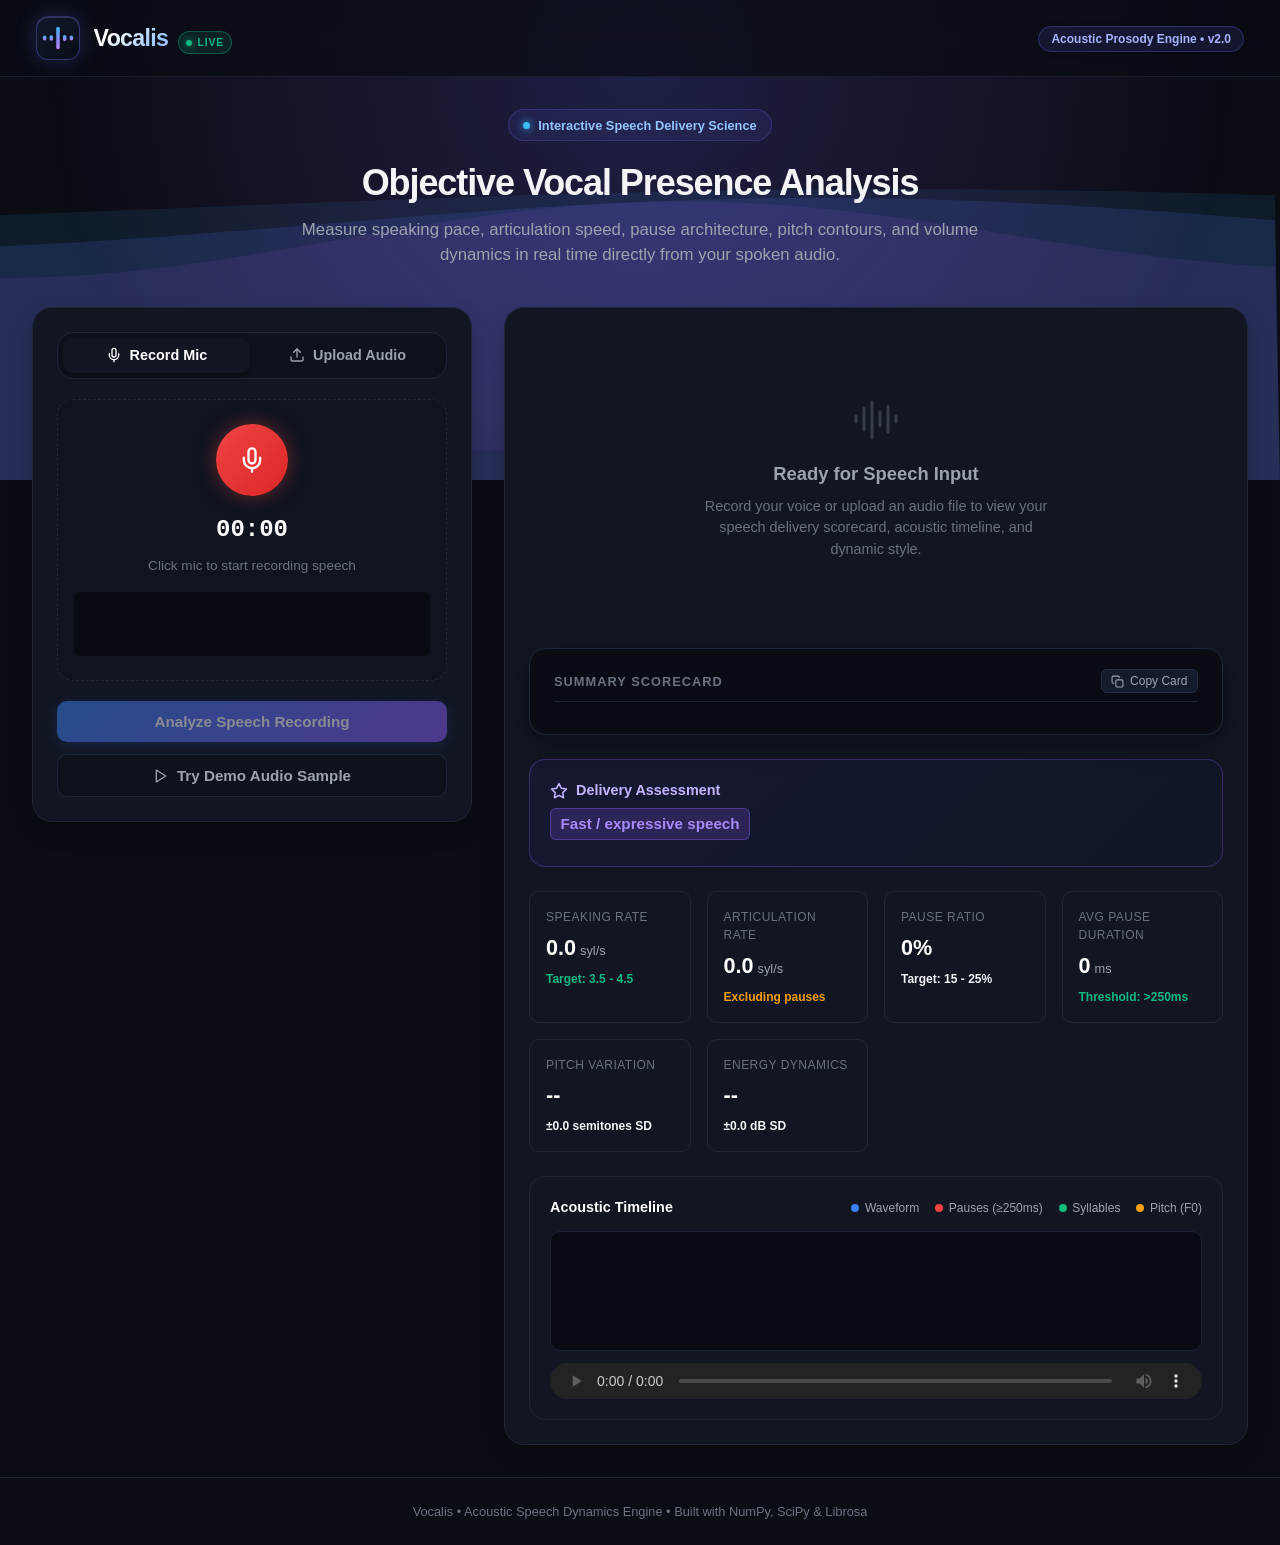
<file: frontend/index.html>
<!DOCTYPE html>
<html lang="en">
<head>
  <meta charset="UTF-8">
  <meta name="viewport" content="width=device-width, initial-scale=1.0">
  <title>Vocalis - Speech Delivery & Dynamics Analyzer</title>
  <link rel="stylesheet" href="css/styles.css">
  <link rel="icon" href="data:image/svg+xml,<svg xmlns=%22http://www.w3.org/2000/svg%22 viewBox=%220%22%200%22%20100%22%20100%22><text y=%22.9em%22 font-size=%2290%22>🎙️</text></svg>">
</head>
  <canvas id="ambient-waves-canvas" class="ambient-waves-canvas"></canvas>
  <div class="ambient-glow"></div>

  <header>
    <a href="#" onclick="return false;" class="logo">
      <div class="live-logo-box">
        <canvas id="logo-live-canvas" width="42" height="42"></canvas>
      </div>
      <div class="logo-info">
        <span class="logo-text">Vocalis</span>
        <div class="live-tag">
          <span class="live-beacon"></span>
          <span>LIVE</span>
        </div>
      </div>
    </a>
    <div class="header-actions">
      <span class="badge">Acoustic Prosody Engine • v2.0</span>
    </div>
  </header>

  <main>
    <section class="hero">
      <div class="hero-chip">
        <span class="hero-chip-dot"></span>
        Interactive Speech Delivery Science
      </div>
      <h1>Objective Vocal Presence Analysis</h1>
      <p>Measure speaking pace, articulation speed, pause architecture, pitch contours, and volume dynamics in real time directly from your spoken audio.</p>
    </section>

    <div class="grid-layout">
      <!-- Input Column -->
      <div class="input-column">
        <div class="card">
          <div class="tabs">
            <button class="tab-btn active" id="tab-record-btn" onclick="switchTab('record')">
              <svg width="16" height="16" viewBox="0 0 24 24" fill="none" stroke="currentColor" stroke-width="2" stroke-linecap="round" stroke-linejoin="round">
                <path d="M12 2a3 3 0 0 0-3 3v7a3 3 0 0 0 6 0V5a3 3 0 0 0-3-3Z"/>
                <path d="M19 10v2a7 7 0 0 1-14 0v-2"/>
                <line x1="12" y1="19" x2="12" y2="22"/>
              </svg>
              Record Mic
            </button>
            <button class="tab-btn" id="tab-upload-btn" onclick="switchTab('upload')">
              <svg width="16" height="16" viewBox="0 0 24 24" fill="none" stroke="currentColor" stroke-width="2" stroke-linecap="round" stroke-linejoin="round">
                <path d="M21 15v4a2 2 0 0 1-2 2H5a2 2 0 0 1-2-2v-4"/>
                <polyline points="17 8 12 3 7 8"/>
                <line x1="12" y1="3" x2="12" y2="15"/>
              </svg>
              Upload Audio
            </button>
          </div>

          <!-- Tab 1: Live Recording -->
          <div class="tab-panel active" id="panel-record">
            <div class="recorder-box">
              <button class="record-btn" id="record-toggle-btn" title="Click to start recording">
                <svg id="mic-icon" width="28" height="28" viewBox="0 0 24 24" fill="none" stroke="currentColor" stroke-width="2" stroke-linecap="round" stroke-linejoin="round">
                  <path d="M12 2a3 3 0 0 0-3 3v7a3 3 0 0 0 6 0V5a3 3 0 0 0-3-3Z"/>
                  <path d="M19 10v2a7 7 0 0 1-14 0v-2"/>
                  <line x1="12" y1="19" x2="12" y2="22"/>
                </svg>
                <svg id="stop-icon" width="26" height="26" viewBox="0 0 24 24" fill="currentColor" style="display: none;">
                  <rect x="6" y="6" width="12" height="12" rx="2" />
                </svg>
              </button>
              <div class="record-timer" id="record-timer">00:00</div>
              <div class="record-status" id="record-status">Click mic to start recording speech</div>
              <canvas class="visualizer-canvas" id="live-visualizer"></canvas>
            </div>
            <button class="btn btn-primary" id="analyze-recorded-btn" disabled>
              Analyze Speech Recording
            </button>
          </div>

          <!-- Tab 2: Upload File -->
          <div class="tab-panel" id="panel-upload">
            <div class="dropzone" id="dropzone">
              <input type="file" id="audio-file-input" accept="audio/*,.wav,.mp3,.m4a,.ogg,.flac" style="display: none;">
              <svg width="40" height="40" viewBox="0 0 24 24" fill="none" stroke="currentColor" stroke-width="1.7" stroke-linecap="round" stroke-linejoin="round">
                <path d="M4 14.899A7 7 0 1 1 15.71 8h1.79a4.5 4.5 0 0 1 2.5 8.242"/>
                <path d="M12 12v9"/>
                <path d="m16 16-4-4-4 4"/>
              </svg>
              <p>Drag and drop audio file here</p>
              <span>Supports WAV, MP3, M4A, OGG, FLAC</span>
              <div class="file-selected" id="file-selected-info"></div>
            </div>
            <button class="btn btn-primary" id="analyze-upload-btn" disabled>
              Analyze Audio File
            </button>
          </div>

          <!-- Demo Button -->
          <button class="btn btn-ghost" id="try-sample-btn">
            <svg width="16" height="16" viewBox="0 0 24 24" fill="none" stroke="currentColor" stroke-width="2" stroke-linecap="round" stroke-linejoin="round">
              <polygon points="5 3 19 12 5 21 5 3"/>
            </svg>
            Try Demo Audio Sample
          </button>
        </div>
      </div>

      <!-- Results Column -->
      <div class="results-column">
        <div class="card results-container" id="results-card">
          <!-- Empty State -->
          <div class="empty-state" id="empty-state">
            <svg width="48" height="48" viewBox="0 0 24 24" fill="none" stroke="currentColor" stroke-width="1.5" stroke-linecap="round" stroke-linejoin="round">
              <path d="M2 10v3"/>
              <path d="M6 6v11"/>
              <path d="M10 3v18"/>
              <path d="M14 8v7"/>
              <path d="M18 5v13"/>
              <path d="M22 10v3"/>
            </svg>
            <h3>Ready for Speech Input</h3>
            <p>Record your voice or upload an audio file to view your speech delivery scorecard, acoustic timeline, and dynamic style.</p>
          </div>

          <!-- Loading State -->
          <div class="empty-state" id="loading-state" style="display: none;">
            <div class="spinner"></div>
            <h3 style="margin-top: 1rem;">Analyzing Acoustic Prosody...</h3>
            <p>Calculating syllable peaks, pause intervals, pitch variance, and energy dynamics.</p>
          </div>

          <!-- Content Results (Hidden initially) -->
          <div id="results-content" style="display: none; display: flex; flex-direction: column; gap: 1.5rem;">
            <!-- Output ASCII Card -->
            <div class="ascii-card-box">
              <div class="ascii-header">
                <span class="ascii-title">Summary Scorecard</span>
                <button class="copy-btn" id="copy-card-btn" onclick="copyCardText()">
                  <svg width="13" height="13" viewBox="0 0 24 24" fill="none" stroke="currentColor" stroke-width="2" stroke-linecap="round" stroke-linejoin="round">
                    <rect x="9" y="9" width="13" height="13" rx="2" ry="2"/>
                    <path d="M5 15H4a2 2 0 0 1-2-2V4a2 2 0 0 1 2-2h9a2 2 0 0 1 2 2v1"/>
                  </svg>
                  <span id="copy-btn-text">Copy Card</span>
                </button>
              </div>
              <pre class="ascii-content" id="ascii-card-text"></pre>
            </div>

            <!-- Style & Coaching Card -->
            <div class="coach-card">
              <div class="coach-header">
                <svg width="18" height="18" viewBox="0 0 24 24" fill="none" stroke="currentColor" stroke-width="2" stroke-linecap="round" stroke-linejoin="round">
                  <polygon points="12 2 15.09 8.26 22 9.27 17 14.14 18.18 21.02 12 17.77 5.82 21.02 7 14.14 2 9.27 8.91 8.26 12 2"/>
                </svg>
                Delivery Assessment
              </div>
              <div class="coach-style-badge" id="coach-style-badge">Fast / expressive speech</div>
              <p class="coach-text" id="coach-style-desc"></p>
            </div>

            <!-- Metrics Breakdown Grid -->
            <div class="metrics-row">
              <div class="metric-pill">
                <span class="metric-label">Speaking Rate</span>
                <div class="metric-value">
                  <span id="m-speaking-rate">0.0</span>
                  <span class="metric-unit">syl/s</span>
                </div>
                <span class="metric-status status-optimal" id="m-speaking-rate-status">Target: 3.5 - 4.5</span>
              </div>

              <div class="metric-pill">
                <span class="metric-label">Articulation Rate</span>
                <div class="metric-value">
                  <span id="m-articulation-rate">0.0</span>
                  <span class="metric-unit">syl/s</span>
                </div>
                <span class="metric-status status-moderate">Excluding pauses</span>
              </div>

              <div class="metric-pill">
                <span class="metric-label">Pause Ratio</span>
                <div class="metric-value">
                  <span id="m-pause-ratio">0%</span>
                </div>
                <span class="metric-status" id="m-pause-ratio-status">Target: 15 - 25%</span>
              </div>

              <div class="metric-pill">
                <span class="metric-label">Avg Pause Duration</span>
                <div class="metric-value">
                  <span id="m-avg-pause">0</span>
                  <span class="metric-unit">ms</span>
                </div>
                <span class="metric-status status-optimal">Threshold: &gt;250ms</span>
              </div>

              <div class="metric-pill">
                <span class="metric-label">Pitch Variation</span>
                <div class="metric-value">
                  <span id="m-pitch-label">--</span>
                </div>
                <span class="metric-status" id="m-pitch-sd">±0.0 semitones SD</span>
              </div>

              <div class="metric-pill">
                <span class="metric-label">Energy Dynamics</span>
                <div class="metric-value">
                  <span id="m-energy-label">--</span>
                </div>
                <span class="metric-status" id="m-energy-sd">±0.0 dB SD</span>
              </div>
            </div>

            <!-- Timeline & Visual Waveform -->
            <div class="timeline-card">
              <div class="timeline-header">
                <h4 style="font-size: 0.9rem; font-weight: 700; color: #fff;">Acoustic Timeline</h4>
                <div class="timeline-legend">
                  <div class="legend-item">
                    <span class="legend-dot" style="background: #3b82f6;"></span> Waveform
                  </div>
                  <div class="legend-item">
                    <span class="legend-dot" style="background: #ef4444;"></span> Pauses (&ge;250ms)
                  </div>
                  <div class="legend-item">
                    <span class="legend-dot" style="background: #10b981;"></span> Syllables
                  </div>
                  <div class="legend-item">
                    <span class="legend-dot" style="background: #f59e0b;"></span> Pitch (F0)
                  </div>
                </div>
              </div>

              <canvas class="timeline-canvas" id="timeline-canvas"></canvas>

              <div class="audio-player-container">
                <audio id="audio-player" controls></audio>
              </div>
            </div>
          </div>
        </div>
      </div>
    </div>
  </main>

  <footer>
    <p>Vocalis • Acoustic Speech Dynamics Engine • Built with NumPy, SciPy & Librosa</p>
  </footer>

  <script src="js/app.js"></script>
</body>
</html>
</file>
<file: frontend/css/styles.css>
:root {
  --bg-primary: #0a0d14;
  --bg-card: #111622;
  --bg-card-hover: #161d2e;
  --bg-input: #0e121c;
  --border-color: #1e2638;
  --border-focus: #3b82f6;
  --text-primary: #f3f4f6;
  --text-secondary: #9ca3af;
  --text-muted: #6b7280;
  
  --accent-blue: #3b82f6;
  --accent-purple: #8b5cf6;
  --accent-emerald: #10b981;
  --accent-amber: #f59e0b;
  --accent-rose: #f43f5e;
  
  --radius-sm: 6px;
  --radius-md: 10px;
  --radius-lg: 16px;
  --radius-xl: 20px;
  
  --font-sans: -apple-system, BlinkMacSystemFont, "Segoe UI", Roboto, "Helvetica Neue", Arial, sans-serif;
  --font-mono: ui-monospace, SFMono-Regular, Menlo, Monaco, Consolas, "Liberation Mono", "Courier New", monospace;
}

* {
  box-sizing: border-box;
  margin: 0;
  padding: 0;
}

body {
  font-family: var(--font-sans);
  background: var(--bg-primary);
  color: var(--text-primary);
  line-height: 1.5;
  min-height: 100vh;
  display: flex;
  flex-direction: column;
}

/* Ambient animated wave canvas */
.ambient-waves-canvas {
  position: fixed;
  top: 0;
  left: 0;
  width: 100vw;
  height: 480px;
  pointer-events: none;
  z-index: 0;
  opacity: 0.85;
}

/* Background subtle ambient glows */
.ambient-glow {
  position: fixed;
  top: 0;
  left: 0;
  right: 0;
  height: 450px;
  background: radial-gradient(circle at 50% 15%, rgba(99, 102, 241, 0.22), rgba(168, 85, 247, 0.08) 50%, transparent 80%);
  pointer-events: none;
  z-index: 0;
}

header {
  position: relative;
  z-index: 10;
  padding: 1rem 2.25rem;
  display: flex;
  align-items: center;
  justify-content: space-between;
  border-bottom: 1px solid rgba(30, 38, 56, 0.7);
  background: rgba(10, 13, 20, 0.75);
  backdrop-filter: blur(16px);
  -webkit-backdrop-filter: blur(16px);
}

.logo {
  display: flex;
  align-items: center;
  gap: 0.85rem;
  text-decoration: none;
  color: #fff;
}

/* Live Animated Logo Box */
.live-logo-box {
  width: 44px;
  height: 44px;
  border-radius: 12px;
  background: linear-gradient(135deg, rgba(20, 27, 45, 0.9), rgba(10, 14, 25, 0.95));
  border: 1px solid rgba(99, 102, 241, 0.4);
  display: flex;
  align-items: center;
  justify-content: center;
  box-shadow: 0 0 20px rgba(99, 102, 241, 0.25), inset 0 1px 1px rgba(255, 255, 255, 0.15);
  transition: all 0.3s ease;
  overflow: hidden;
}

.logo:hover .live-logo-box {
  border-color: rgba(139, 92, 246, 0.8);
  box-shadow: 0 0 28px rgba(139, 92, 246, 0.45);
  transform: translateY(-1px);
}

.logo-info {
  display: flex;
  align-items: baseline;
  gap: 0.6rem;
}

.logo-text {
  font-size: 1.45rem;
  font-weight: 800;
  letter-spacing: -0.03em;
  background: linear-gradient(135deg, #ffffff 30%, #93c5fd 80%, #c4b5fd);
  -webkit-background-clip: text;
  -webkit-text-fill-color: transparent;
}

/* Live Badge with Pulse */
.live-tag {
  display: inline-flex;
  align-items: center;
  gap: 0.35rem;
  font-size: 0.65rem;
  font-weight: 800;
  letter-spacing: 0.08em;
  text-transform: uppercase;
  color: #10b981;
  background: rgba(16, 185, 129, 0.12);
  border: 1px solid rgba(16, 185, 129, 0.35);
  padding: 0.15rem 0.45rem;
  border-radius: 999px;
}

.live-beacon {
  width: 6px;
  height: 6px;
  border-radius: 50%;
  background: #10b981;
  box-shadow: 0 0 8px #10b981;
  animation: beacon-pulse 1.8s infinite;
}

@keyframes beacon-pulse {
  0% { transform: scale(0.95); opacity: 0.8; }
  50% { transform: scale(1.3); opacity: 1; box-shadow: 0 0 12px #10b981; }
  100% { transform: scale(0.95); opacity: 0.8; }
}

.badge {
  font-size: 0.75rem;
  font-weight: 600;
  padding: 0.3rem 0.75rem;
  border-radius: 999px;
  background: rgba(99, 102, 241, 0.12);
  color: #a5b4fc;
  border: 1px solid rgba(99, 102, 241, 0.3);
  box-shadow: 0 2px 8px rgba(0, 0, 0, 0.2);
}

.hero-chip {
  display: inline-flex;
  align-items: center;
  gap: 0.5rem;
  background: rgba(99, 102, 241, 0.1);
  border: 1px solid rgba(99, 102, 241, 0.25);
  padding: 0.35rem 0.9rem;
  border-radius: 999px;
  font-size: 0.8rem;
  font-weight: 600;
  color: #93c5fd;
  margin-bottom: 1.25rem;
}

.hero-chip-dot {
  width: 7px;
  height: 7px;
  border-radius: 50%;
  background: #38bdf8;
  box-shadow: 0 0 8px #38bdf8;
}

main {
  position: relative;
  z-index: 1;
  max-width: 1280px;
  width: 100%;
  margin: 0 auto;
  padding: 2rem;
  flex: 1;
}

.hero {
  text-align: center;
  max-width: 720px;
  margin: 0 auto 2.5rem;
}

.hero h1 {
  font-size: 2.25rem;
  font-weight: 800;
  letter-spacing: -0.03em;
  margin-bottom: 0.75rem;
  line-height: 1.2;
}

.hero p {
  color: var(--text-secondary);
  font-size: 1.05rem;
}

.grid-layout {
  display: grid;
  grid-template-columns: 440px 1fr;
  gap: 2rem;
}

@media (max-width: 960px) {
  .grid-layout {
    grid-template-columns: 1fr;
  }
}

/* Cards */
.card {
  background: var(--bg-card);
  border: 1px solid var(--border-color);
  border-radius: var(--radius-xl);
  padding: 1.5rem;
  box-shadow: 0 10px 25px -5px rgba(0, 0, 0, 0.3);
}

/* Tabs */
.tabs {
  display: flex;
  background: var(--bg-input);
  border: 1px solid var(--border-color);
  border-radius: var(--radius-lg);
  padding: 0.3rem;
  margin-bottom: 1.25rem;
  gap: 0.25rem;
}

.tab-btn {
  flex: 1;
  padding: 0.6rem 1rem;
  border: none;
  background: transparent;
  color: var(--text-secondary);
  font-size: 0.9rem;
  font-weight: 600;
  border-radius: var(--radius-md);
  cursor: pointer;
  transition: all 0.2s ease;
  display: flex;
  align-items: center;
  justify-content: center;
  gap: 0.5rem;
}

.tab-btn.active {
  background: var(--bg-card);
  color: #fff;
  box-shadow: 0 2px 6px rgba(0, 0, 0, 0.3);
}

.tab-panel {
  display: none;
}

.tab-panel.active {
  display: block;
}

/* Recording Panel */
.recorder-box {
  display: flex;
  flex-direction: column;
  align-items: center;
  text-align: center;
  padding: 1.5rem 1rem;
  border: 1px dashed var(--border-color);
  border-radius: var(--radius-lg);
  background: rgba(14, 18, 28, 0.5);
  margin-bottom: 1.25rem;
}

.record-btn {
  width: 72px;
  height: 72px;
  border-radius: 50%;
  border: none;
  background: linear-gradient(135deg, #ef4444, #dc2626);
  color: white;
  display: flex;
  align-items: center;
  justify-content: center;
  cursor: pointer;
  box-shadow: 0 0 20px rgba(239, 68, 68, 0.4);
  transition: all 0.3s ease;
  margin-bottom: 1rem;
}

.record-btn:hover {
  transform: scale(1.05);
  box-shadow: 0 0 28px rgba(239, 68, 68, 0.6);
}

.record-btn.recording {
  background: linear-gradient(135deg, #f59e0b, #d97706);
  animation: pulse-ring 1.8s infinite;
}

@keyframes pulse-ring {
  0% { box-shadow: 0 0 0 0 rgba(245, 158, 11, 0.6); }
  70% { box-shadow: 0 0 0 16px rgba(245, 158, 11, 0); }
  100% { box-shadow: 0 0 0 0 rgba(245, 158, 11, 0); }
}

.record-timer {
  font-family: var(--font-mono);
  font-size: 1.5rem;
  font-weight: 700;
  color: #fff;
  margin-bottom: 0.5rem;
}

.record-status {
  font-size: 0.85rem;
  color: var(--text-muted);
}

.visualizer-canvas {
  width: 100%;
  height: 64px;
  border-radius: var(--radius-sm);
  background: #090c13;
  margin-top: 1rem;
}

/* Upload Dropzone */
.dropzone {
  border: 2px dashed var(--border-color);
  border-radius: var(--radius-lg);
  padding: 2.25rem 1.5rem;
  text-align: center;
  cursor: pointer;
  background: rgba(14, 18, 28, 0.5);
  transition: all 0.2s ease;
  margin-bottom: 1.25rem;
}

.dropzone:hover, .dropzone.dragover {
  border-color: var(--accent-blue);
  background: rgba(59, 130, 246, 0.05);
}

.dropzone svg {
  color: var(--text-muted);
  margin-bottom: 0.75rem;
}

.dropzone p {
  font-size: 0.95rem;
  color: var(--text-secondary);
  margin-bottom: 0.25rem;
}

.dropzone span {
  font-size: 0.8rem;
  color: var(--text-muted);
}

.file-selected {
  margin-top: 0.75rem;
  padding: 0.5rem 0.75rem;
  background: var(--bg-card);
  border: 1px solid var(--border-color);
  border-radius: var(--radius-md);
  font-size: 0.85rem;
  color: #60a5fa;
  display: none;
  align-items: center;
  gap: 0.5rem;
}

/* Action Buttons */
.btn {
  display: inline-flex;
  align-items: center;
  justify-content: center;
  gap: 0.5rem;
  padding: 0.75rem 1.25rem;
  font-size: 0.95rem;
  font-weight: 600;
  border-radius: var(--radius-md);
  border: none;
  cursor: pointer;
  transition: all 0.2s ease;
  text-decoration: none;
  width: 100%;
}

.btn-primary {
  background: linear-gradient(135deg, var(--accent-blue), var(--accent-purple));
  color: white;
  box-shadow: 0 4px 14px rgba(59, 130, 246, 0.3);
}

.btn-primary:hover:not(:disabled) {
  opacity: 0.95;
  transform: translateY(-1px);
  box-shadow: 0 6px 18px rgba(59, 130, 246, 0.4);
}

.btn-primary:disabled {
  opacity: 0.5;
  cursor: not-allowed;
}

.btn-ghost {
  background: var(--bg-input);
  border: 1px solid var(--border-color);
  color: var(--text-secondary);
  margin-top: 0.75rem;
}

.btn-ghost:hover {
  background: var(--bg-card-hover);
  color: white;
  border-color: #374151;
}

/* Results Panel */
.results-container {
  display: flex;
  flex-direction: column;
  gap: 1.5rem;
}

.empty-state {
  display: flex;
  flex-direction: column;
  align-items: center;
  justify-content: center;
  text-align: center;
  padding: 4rem 2rem;
  color: var(--text-muted);
}

.empty-state svg {
  margin-bottom: 1rem;
  opacity: 0.4;
}

.empty-state h3 {
  font-size: 1.15rem;
  color: var(--text-secondary);
  margin-bottom: 0.5rem;
}

.empty-state p {
  font-size: 0.9rem;
  max-width: 360px;
}

/* ASCII Monospace Card Container */
.ascii-card-box {
  background: #090c14;
  border: 1px solid #1f283d;
  border-radius: var(--radius-lg);
  padding: 1.25rem 1.5rem;
  position: relative;
  box-shadow: 0 8px 24px rgba(0, 0, 0, 0.4);
}

.ascii-header {
  display: flex;
  align-items: center;
  justify-content: space-between;
  margin-bottom: 0.75rem;
  border-bottom: 1px solid #1a2234;
  padding-bottom: 0.5rem;
}

.ascii-title {
  font-size: 0.8rem;
  text-transform: uppercase;
  letter-spacing: 0.08em;
  color: var(--text-muted);
  font-weight: 700;
}

.copy-btn {
  background: #141b2a;
  border: 1px solid #232d42;
  color: var(--text-secondary);
  font-size: 0.75rem;
  padding: 0.25rem 0.6rem;
  border-radius: var(--radius-sm);
  cursor: pointer;
  display: flex;
  align-items: center;
  gap: 0.35rem;
  transition: all 0.2s;
}

.copy-btn:hover {
  color: #fff;
  border-color: var(--accent-blue);
}

.ascii-content {
  font-family: var(--font-mono);
  font-size: 0.95rem;
  line-height: 1.55;
  color: #e2e8f0;
  white-space: pre-wrap;
  user-select: all;
}

/* Metrics Grid */
.metrics-row {
  display: grid;
  grid-template-columns: repeat(auto-fit, minmax(160px, 1fr));
  gap: 1rem;
}

.metric-pill {
  background: var(--bg-card);
  border: 1px solid var(--border-color);
  border-radius: var(--radius-md);
  padding: 1rem;
  display: flex;
  flex-direction: column;
}

.metric-label {
  font-size: 0.75rem;
  text-transform: uppercase;
  letter-spacing: 0.04em;
  color: var(--text-muted);
  margin-bottom: 0.35rem;
}

.metric-value {
  font-size: 1.35rem;
  font-weight: 700;
  color: #fff;
  display: flex;
  align-items: baseline;
  gap: 0.25rem;
}

.metric-unit {
  font-size: 0.8rem;
  font-weight: 400;
  color: var(--text-secondary);
}

.metric-status {
  margin-top: 0.35rem;
  font-size: 0.75rem;
  font-weight: 600;
}

.status-optimal { color: var(--accent-emerald); }
.status-moderate { color: var(--accent-amber); }
.status-dynamic { color: var(--accent-purple); }

/* Style & Coach card */
.coach-card {
  background: linear-gradient(135deg, rgba(30, 27, 75, 0.4), rgba(15, 23, 42, 0.4));
  border: 1px solid rgba(139, 92, 246, 0.3);
  border-radius: var(--radius-lg);
  padding: 1.25rem;
}

.coach-header {
  display: flex;
  align-items: center;
  gap: 0.5rem;
  font-weight: 700;
  color: #c4b5fd;
  font-size: 0.9rem;
  margin-bottom: 0.4rem;
}

.coach-style-badge {
  display: inline-block;
  background: rgba(139, 92, 246, 0.2);
  color: #a78bfa;
  border: 1px solid rgba(139, 92, 246, 0.4);
  padding: 0.2rem 0.6rem;
  border-radius: var(--radius-sm);
  font-weight: 700;
  font-size: 0.95rem;
  margin-bottom: 0.4rem;
}

.coach-text {
  font-size: 0.88rem;
  color: #cbd5e1;
  line-height: 1.45;
}

/* Timeline & Audio Playback */
.timeline-card {
  background: var(--bg-card);
  border: 1px solid var(--border-color);
  border-radius: var(--radius-lg);
  padding: 1.25rem;
}

.timeline-header {
  display: flex;
  align-items: center;
  justify-content: space-between;
  margin-bottom: 0.75rem;
}

.timeline-legend {
  display: flex;
  align-items: center;
  gap: 1rem;
  font-size: 0.75rem;
  color: var(--text-secondary);
}

.legend-item {
  display: flex;
  align-items: center;
  gap: 0.35rem;
}

.legend-dot {
  width: 8px;
  height: 8px;
  border-radius: 50%;
}

.timeline-canvas {
  width: 100%;
  height: 120px;
  background: #090c14;
  border-radius: var(--radius-md);
  border: 1px solid #1a2235;
  display: block;
}

.audio-player-container {
  margin-top: 0.75rem;
  display: flex;
  align-items: center;
  gap: 0.75rem;
}

audio {
  width: 100%;
  height: 36px;
  filter: invert(0.9) hue-rotate(180deg);
}

/* Loading Spinner */
.spinner {
  display: inline-block;
  width: 18px;
  height: 18px;
  border: 2px solid rgba(255, 255, 255, 0.3);
  border-radius: 50%;
  border-top-color: white;
  animation: spin 0.8s linear infinite;
}

@keyframes spin {
  to { transform: rotate(360deg); }
}

footer {
  text-align: center;
  padding: 1.5rem;
  font-size: 0.8rem;
  color: var(--text-muted);
  border-top: 1px solid var(--border-color);
}
</file>
<file: static/css/styles.css>
:root {
  --bg-primary: #0a0d14;
  --bg-card: #111622;
  --bg-card-hover: #161d2e;
  --bg-input: #0e121c;
  --border-color: #1e2638;
  --border-focus: #3b82f6;
  --text-primary: #f3f4f6;
  --text-secondary: #9ca3af;
  --text-muted: #6b7280;
  
  --accent-blue: #3b82f6;
  --accent-purple: #8b5cf6;
  --accent-emerald: #10b981;
  --accent-amber: #f59e0b;
  --accent-rose: #f43f5e;
  
  --radius-sm: 6px;
  --radius-md: 10px;
  --radius-lg: 16px;
  --radius-xl: 20px;
  
  --font-sans: -apple-system, BlinkMacSystemFont, "Segoe UI", Roboto, "Helvetica Neue", Arial, sans-serif;
  --font-mono: ui-monospace, SFMono-Regular, Menlo, Monaco, Consolas, "Liberation Mono", "Courier New", monospace;
}

* {
  box-sizing: border-box;
  margin: 0;
  padding: 0;
}

body {
  font-family: var(--font-sans);
  background: var(--bg-primary);
  color: var(--text-primary);
  line-height: 1.5;
  min-height: 100vh;
  display: flex;
  flex-direction: column;
}

/* Ambient animated wave canvas */
.ambient-waves-canvas {
  position: fixed;
  top: 0;
  left: 0;
  width: 100vw;
  height: 480px;
  pointer-events: none;
  z-index: 0;
  opacity: 0.85;
}

/* Background subtle ambient glows */
.ambient-glow {
  position: fixed;
  top: 0;
  left: 0;
  right: 0;
  height: 450px;
  background: radial-gradient(circle at 50% 15%, rgba(99, 102, 241, 0.22), rgba(168, 85, 247, 0.08) 50%, transparent 80%);
  pointer-events: none;
  z-index: 0;
}

header {
  position: relative;
  z-index: 10;
  padding: 1rem 2.25rem;
  display: flex;
  align-items: center;
  justify-content: space-between;
  border-bottom: 1px solid rgba(30, 38, 56, 0.7);
  background: rgba(10, 13, 20, 0.75);
  backdrop-filter: blur(16px);
  -webkit-backdrop-filter: blur(16px);
}

.logo {
  display: flex;
  align-items: center;
  gap: 0.85rem;
  text-decoration: none;
  color: #fff;
}

/* Live Animated Logo Box */
.live-logo-box {
  width: 44px;
  height: 44px;
  border-radius: 12px;
  background: linear-gradient(135deg, rgba(20, 27, 45, 0.9), rgba(10, 14, 25, 0.95));
  border: 1px solid rgba(99, 102, 241, 0.4);
  display: flex;
  align-items: center;
  justify-content: center;
  box-shadow: 0 0 20px rgba(99, 102, 241, 0.25), inset 0 1px 1px rgba(255, 255, 255, 0.15);
  transition: all 0.3s ease;
  overflow: hidden;
}

.logo:hover .live-logo-box {
  border-color: rgba(139, 92, 246, 0.8);
  box-shadow: 0 0 28px rgba(139, 92, 246, 0.45);
  transform: translateY(-1px);
}

.logo-info {
  display: flex;
  align-items: baseline;
  gap: 0.6rem;
}

.logo-text {
  font-size: 1.45rem;
  font-weight: 800;
  letter-spacing: -0.03em;
  background: linear-gradient(135deg, #ffffff 30%, #93c5fd 80%, #c4b5fd);
  -webkit-background-clip: text;
  -webkit-text-fill-color: transparent;
}

/* Live Badge with Pulse */
.live-tag {
  display: inline-flex;
  align-items: center;
  gap: 0.35rem;
  font-size: 0.65rem;
  font-weight: 800;
  letter-spacing: 0.08em;
  text-transform: uppercase;
  color: #10b981;
  background: rgba(16, 185, 129, 0.12);
  border: 1px solid rgba(16, 185, 129, 0.35);
  padding: 0.15rem 0.45rem;
  border-radius: 999px;
}

.live-beacon {
  width: 6px;
  height: 6px;
  border-radius: 50%;
  background: #10b981;
  box-shadow: 0 0 8px #10b981;
  animation: beacon-pulse 1.8s infinite;
}

@keyframes beacon-pulse {
  0% { transform: scale(0.95); opacity: 0.8; }
  50% { transform: scale(1.3); opacity: 1; box-shadow: 0 0 12px #10b981; }
  100% { transform: scale(0.95); opacity: 0.8; }
}

.badge {
  font-size: 0.75rem;
  font-weight: 600;
  padding: 0.3rem 0.75rem;
  border-radius: 999px;
  background: rgba(99, 102, 241, 0.12);
  color: #a5b4fc;
  border: 1px solid rgba(99, 102, 241, 0.3);
  box-shadow: 0 2px 8px rgba(0, 0, 0, 0.2);
}

.hero-chip {
  display: inline-flex;
  align-items: center;
  gap: 0.5rem;
  background: rgba(99, 102, 241, 0.1);
  border: 1px solid rgba(99, 102, 241, 0.25);
  padding: 0.35rem 0.9rem;
  border-radius: 999px;
  font-size: 0.8rem;
  font-weight: 600;
  color: #93c5fd;
  margin-bottom: 1.25rem;
}

.hero-chip-dot {
  width: 7px;
  height: 7px;
  border-radius: 50%;
  background: #38bdf8;
  box-shadow: 0 0 8px #38bdf8;
}

main {
  position: relative;
  z-index: 1;
  max-width: 1280px;
  width: 100%;
  margin: 0 auto;
  padding: 2rem;
  flex: 1;
}

.hero {
  text-align: center;
  max-width: 720px;
  margin: 0 auto 2.5rem;
}

.hero h1 {
  font-size: 2.25rem;
  font-weight: 800;
  letter-spacing: -0.03em;
  margin-bottom: 0.75rem;
  line-height: 1.2;
}

.hero p {
  color: var(--text-secondary);
  font-size: 1.05rem;
}

.grid-layout {
  display: grid;
  grid-template-columns: 440px 1fr;
  gap: 2rem;
}

@media (max-width: 960px) {
  .grid-layout {
    grid-template-columns: 1fr;
  }
}

/* Cards */
.card {
  background: var(--bg-card);
  border: 1px solid var(--border-color);
  border-radius: var(--radius-xl);
  padding: 1.5rem;
  box-shadow: 0 10px 25px -5px rgba(0, 0, 0, 0.3);
}

/* Tabs */
.tabs {
  display: flex;
  background: var(--bg-input);
  border: 1px solid var(--border-color);
  border-radius: var(--radius-lg);
  padding: 0.3rem;
  margin-bottom: 1.25rem;
  gap: 0.25rem;
}

.tab-btn {
  flex: 1;
  padding: 0.6rem 1rem;
  border: none;
  background: transparent;
  color: var(--text-secondary);
  font-size: 0.9rem;
  font-weight: 600;
  border-radius: var(--radius-md);
  cursor: pointer;
  transition: all 0.2s ease;
  display: flex;
  align-items: center;
  justify-content: center;
  gap: 0.5rem;
}

.tab-btn.active {
  background: var(--bg-card);
  color: #fff;
  box-shadow: 0 2px 6px rgba(0, 0, 0, 0.3);
}

.tab-panel {
  display: none;
}

.tab-panel.active {
  display: block;
}

/* Recording Panel */
.recorder-box {
  display: flex;
  flex-direction: column;
  align-items: center;
  text-align: center;
  padding: 1.5rem 1rem;
  border: 1px dashed var(--border-color);
  border-radius: var(--radius-lg);
  background: rgba(14, 18, 28, 0.5);
  margin-bottom: 1.25rem;
}

.record-btn {
  width: 72px;
  height: 72px;
  border-radius: 50%;
  border: none;
  background: linear-gradient(135deg, #ef4444, #dc2626);
  color: white;
  display: flex;
  align-items: center;
  justify-content: center;
  cursor: pointer;
  box-shadow: 0 0 20px rgba(239, 68, 68, 0.4);
  transition: all 0.3s ease;
  margin-bottom: 1rem;
}

.record-btn:hover {
  transform: scale(1.05);
  box-shadow: 0 0 28px rgba(239, 68, 68, 0.6);
}

.record-btn.recording {
  background: linear-gradient(135deg, #f59e0b, #d97706);
  animation: pulse-ring 1.8s infinite;
}

@keyframes pulse-ring {
  0% { box-shadow: 0 0 0 0 rgba(245, 158, 11, 0.6); }
  70% { box-shadow: 0 0 0 16px rgba(245, 158, 11, 0); }
  100% { box-shadow: 0 0 0 0 rgba(245, 158, 11, 0); }
}

.record-timer {
  font-family: var(--font-mono);
  font-size: 1.5rem;
  font-weight: 700;
  color: #fff;
  margin-bottom: 0.5rem;
}

.record-status {
  font-size: 0.85rem;
  color: var(--text-muted);
}

.visualizer-canvas {
  width: 100%;
  height: 64px;
  border-radius: var(--radius-sm);
  background: #090c13;
  margin-top: 1rem;
}

/* Upload Dropzone */
.dropzone {
  border: 2px dashed var(--border-color);
  border-radius: var(--radius-lg);
  padding: 2.25rem 1.5rem;
  text-align: center;
  cursor: pointer;
  background: rgba(14, 18, 28, 0.5);
  transition: all 0.2s ease;
  margin-bottom: 1.25rem;
}

.dropzone:hover, .dropzone.dragover {
  border-color: var(--accent-blue);
  background: rgba(59, 130, 246, 0.05);
}

.dropzone svg {
  color: var(--text-muted);
  margin-bottom: 0.75rem;
}

.dropzone p {
  font-size: 0.95rem;
  color: var(--text-secondary);
  margin-bottom: 0.25rem;
}

.dropzone span {
  font-size: 0.8rem;
  color: var(--text-muted);
}

.file-selected {
  margin-top: 0.75rem;
  padding: 0.5rem 0.75rem;
  background: var(--bg-card);
  border: 1px solid var(--border-color);
  border-radius: var(--radius-md);
  font-size: 0.85rem;
  color: #60a5fa;
  display: none;
  align-items: center;
  gap: 0.5rem;
}

/* Action Buttons */
.btn {
  display: inline-flex;
  align-items: center;
  justify-content: center;
  gap: 0.5rem;
  padding: 0.75rem 1.25rem;
  font-size: 0.95rem;
  font-weight: 600;
  border-radius: var(--radius-md);
  border: none;
  cursor: pointer;
  transition: all 0.2s ease;
  text-decoration: none;
  width: 100%;
}

.btn-primary {
  background: linear-gradient(135deg, var(--accent-blue), var(--accent-purple));
  color: white;
  box-shadow: 0 4px 14px rgba(59, 130, 246, 0.3);
}

.btn-primary:hover:not(:disabled) {
  opacity: 0.95;
  transform: translateY(-1px);
  box-shadow: 0 6px 18px rgba(59, 130, 246, 0.4);
}

.btn-primary:disabled {
  opacity: 0.5;
  cursor: not-allowed;
}

.btn-ghost {
  background: var(--bg-input);
  border: 1px solid var(--border-color);
  color: var(--text-secondary);
  margin-top: 0.75rem;
}

.btn-ghost:hover {
  background: var(--bg-card-hover);
  color: white;
  border-color: #374151;
}

/* Results Panel */
.results-container {
  display: flex;
  flex-direction: column;
  gap: 1.5rem;
}

.empty-state {
  display: flex;
  flex-direction: column;
  align-items: center;
  justify-content: center;
  text-align: center;
  padding: 4rem 2rem;
  color: var(--text-muted);
}

.empty-state svg {
  margin-bottom: 1rem;
  opacity: 0.4;
}

.empty-state h3 {
  font-size: 1.15rem;
  color: var(--text-secondary);
  margin-bottom: 0.5rem;
}

.empty-state p {
  font-size: 0.9rem;
  max-width: 360px;
}

/* ASCII Monospace Card Container */
.ascii-card-box {
  background: #090c14;
  border: 1px solid #1f283d;
  border-radius: var(--radius-lg);
  padding: 1.25rem 1.5rem;
  position: relative;
  box-shadow: 0 8px 24px rgba(0, 0, 0, 0.4);
}

.ascii-header {
  display: flex;
  align-items: center;
  justify-content: space-between;
  margin-bottom: 0.75rem;
  border-bottom: 1px solid #1a2234;
  padding-bottom: 0.5rem;
}

.ascii-title {
  font-size: 0.8rem;
  text-transform: uppercase;
  letter-spacing: 0.08em;
  color: var(--text-muted);
  font-weight: 700;
}

.copy-btn {
  background: #141b2a;
  border: 1px solid #232d42;
  color: var(--text-secondary);
  font-size: 0.75rem;
  padding: 0.25rem 0.6rem;
  border-radius: var(--radius-sm);
  cursor: pointer;
  display: flex;
  align-items: center;
  gap: 0.35rem;
  transition: all 0.2s;
}

.copy-btn:hover {
  color: #fff;
  border-color: var(--accent-blue);
}

.ascii-content {
  font-family: var(--font-mono);
  font-size: 0.95rem;
  line-height: 1.55;
  color: #e2e8f0;
  white-space: pre-wrap;
  user-select: all;
}

/* Metrics Grid */
.metrics-row {
  display: grid;
  grid-template-columns: repeat(auto-fit, minmax(160px, 1fr));
  gap: 1rem;
}

.metric-pill {
  background: var(--bg-card);
  border: 1px solid var(--border-color);
  border-radius: var(--radius-md);
  padding: 1rem;
  display: flex;
  flex-direction: column;
}

.metric-label {
  font-size: 0.75rem;
  text-transform: uppercase;
  letter-spacing: 0.04em;
  color: var(--text-muted);
  margin-bottom: 0.35rem;
}

.metric-value {
  font-size: 1.35rem;
  font-weight: 700;
  color: #fff;
  display: flex;
  align-items: baseline;
  gap: 0.25rem;
}

.metric-unit {
  font-size: 0.8rem;
  font-weight: 400;
  color: var(--text-secondary);
}

.metric-status {
  margin-top: 0.35rem;
  font-size: 0.75rem;
  font-weight: 600;
}

.status-optimal { color: var(--accent-emerald); }
.status-moderate { color: var(--accent-amber); }
.status-dynamic { color: var(--accent-purple); }

/* Style & Coach card */
.coach-card {
  background: linear-gradient(135deg, rgba(30, 27, 75, 0.4), rgba(15, 23, 42, 0.4));
  border: 1px solid rgba(139, 92, 246, 0.3);
  border-radius: var(--radius-lg);
  padding: 1.25rem;
}

.coach-header {
  display: flex;
  align-items: center;
  gap: 0.5rem;
  font-weight: 700;
  color: #c4b5fd;
  font-size: 0.9rem;
  margin-bottom: 0.4rem;
}

.coach-style-badge {
  display: inline-block;
  background: rgba(139, 92, 246, 0.2);
  color: #a78bfa;
  border: 1px solid rgba(139, 92, 246, 0.4);
  padding: 0.2rem 0.6rem;
  border-radius: var(--radius-sm);
  font-weight: 700;
  font-size: 0.95rem;
  margin-bottom: 0.4rem;
}

.coach-text {
  font-size: 0.88rem;
  color: #cbd5e1;
  line-height: 1.45;
}

/* Timeline & Audio Playback */
.timeline-card {
  background: var(--bg-card);
  border: 1px solid var(--border-color);
  border-radius: var(--radius-lg);
  padding: 1.25rem;
}

.timeline-header {
  display: flex;
  align-items: center;
  justify-content: space-between;
  margin-bottom: 0.75rem;
}

.timeline-legend {
  display: flex;
  align-items: center;
  gap: 1rem;
  font-size: 0.75rem;
  color: var(--text-secondary);
}

.legend-item {
  display: flex;
  align-items: center;
  gap: 0.35rem;
}

.legend-dot {
  width: 8px;
  height: 8px;
  border-radius: 50%;
}

.timeline-canvas {
  width: 100%;
  height: 120px;
  background: #090c14;
  border-radius: var(--radius-md);
  border: 1px solid #1a2235;
  display: block;
}

.audio-player-container {
  margin-top: 0.75rem;
  display: flex;
  align-items: center;
  gap: 0.75rem;
}

audio {
  width: 100%;
  height: 36px;
  filter: invert(0.9) hue-rotate(180deg);
}

/* Loading Spinner */
.spinner {
  display: inline-block;
  width: 18px;
  height: 18px;
  border: 2px solid rgba(255, 255, 255, 0.3);
  border-radius: 50%;
  border-top-color: white;
  animation: spin 0.8s linear infinite;
}

@keyframes spin {
  to { transform: rotate(360deg); }
}

footer {
  text-align: center;
  padding: 1.5rem;
  font-size: 0.8rem;
  color: var(--text-muted);
  border-top: 1px solid var(--border-color);
}
</file>
